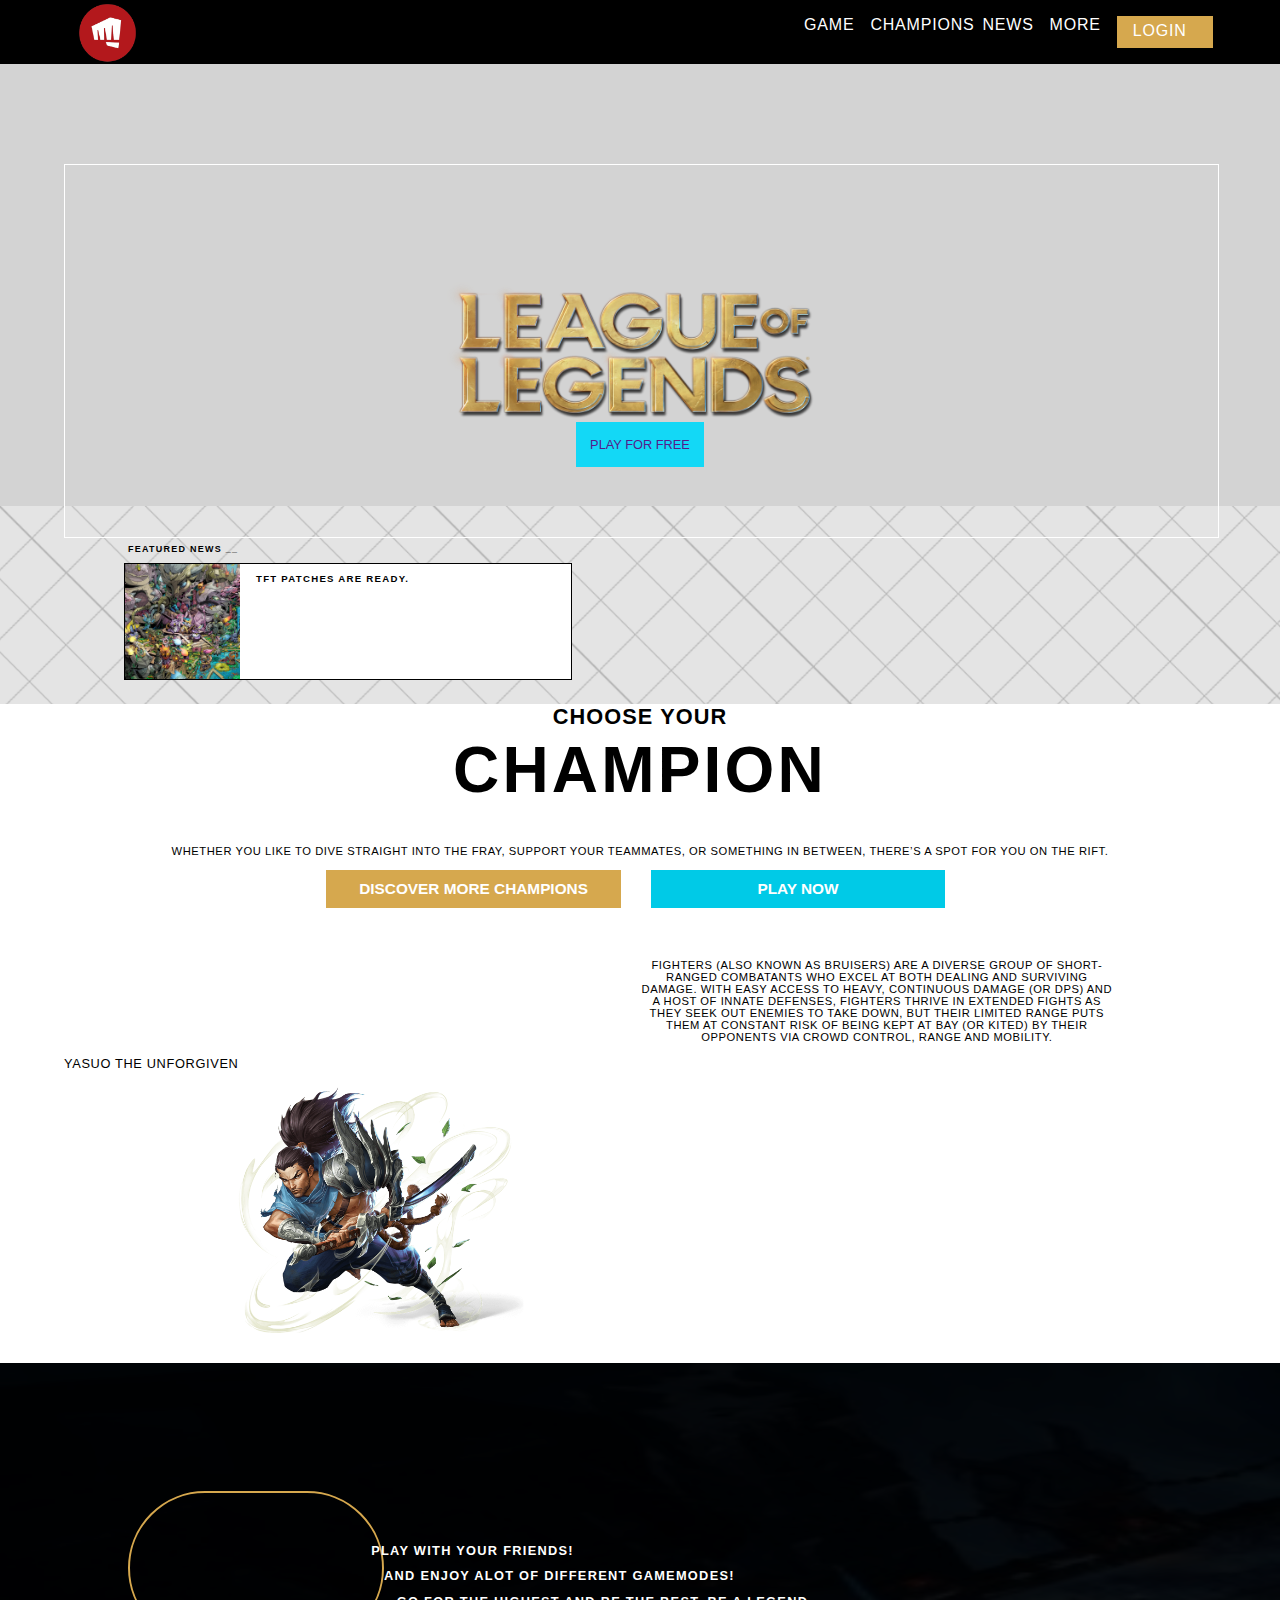
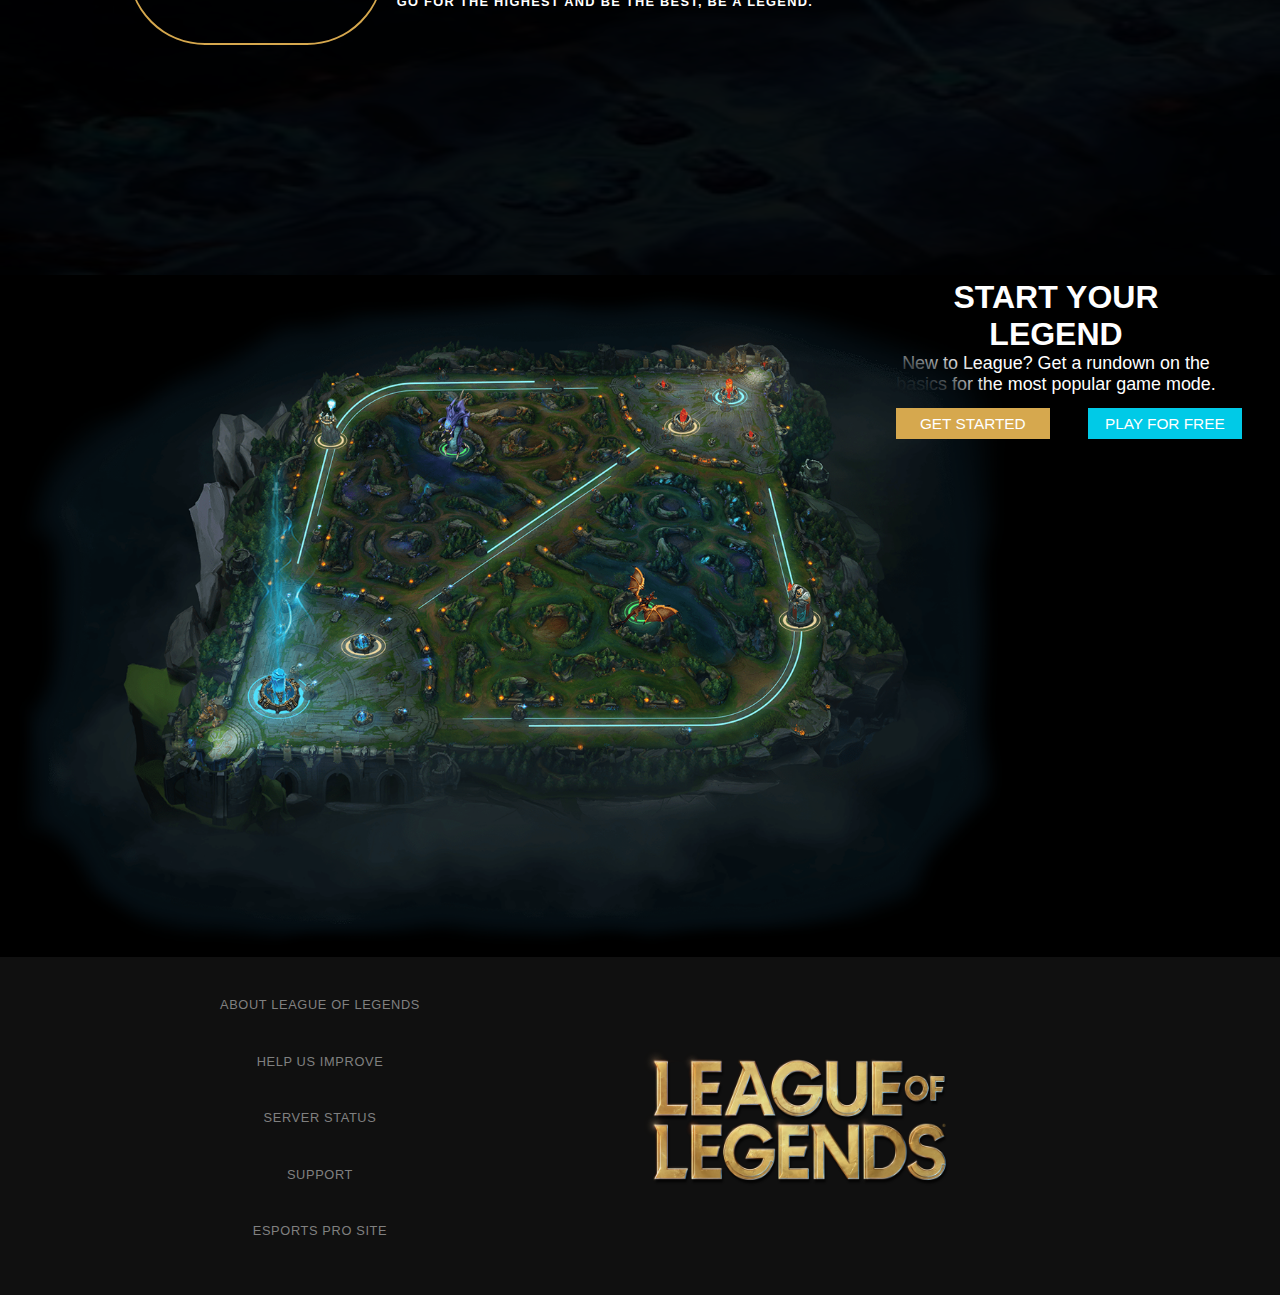
<file: index.html>
<!DOCTYPE html>
<html lang="en">

<head>
    <meta charset="UTF-8">
    <link rel="stylesheet" href="styles/style.css">
    <title>Document</title>
    <meta name="viewport" content="width=device-width, initial-scale=1">
</head>

<body>
    <header>
        <img class="imgheader" src="images/riot-fist-container-white-red.png" alt="">
        <!-- Navbar hidden -->
        <nav>
            <ul class="opmaaknavmenu">
                <li><a href="login.html">Game</a></li>
                <li><a href="#">Champions</a></li>
                <li><a href="#">News</a></li>
                <li><a href="#">More</a></li>
                <li><a href="#">Login</a></li>
            </ul>
        </nav>

        <!-- icon img voor mobiel-->

        <img class="fist" src="images/riot-fist-container-white-black.png" alt=""><a href="index.html"></a>
        <img class="lollogo" src="images/lol-logo-rendered-hi-res.png" alt=""><a href="#"></a>
        <img class="worldicon" src="images/worldicon.png" alt=""><a href="#"> </a>
        <img class="hamburgericon" src="images/hamburgericon.png" alt=""><a href="#"></a>
    </header>

     <!-- main info pagina. -->

    <main>
        <section>
            <img class="lollogo2" src="images/lol-logo-rendered-hi-res.png" alt="">
            <button class="buttonstyling" type="button">play for free</button>
            <video class="video" muted loop autoplay="autoplay">
                <source src="https://lolstatic-a.akamaihd.net/frontpage/apps/prod/harbinger-l10-website/en-us/production/en-us/static/hero-mobile-06c76b9c9b7a5f6acacbfd321c5b0f10.mp4" type="video/mp4">
            </video>
            <article class="videoontop">
                <video class="video2" muted loop autoplay="autoplay">
                    <source src="https://lolstatic-a.akamaihd.net/frontpage/apps/prod/harbinger-l10-website/en-us/production/en-us/static/hero-mobile-06c76b9c9b7a5f6acacbfd321c5b0f10.mp4" type="video/mp4">
                </video>
            </article>
        </section>
        
         <!-- sections voor featured news en patch notes. -->
        
        <section class="sectionwidth">
            <p>Featured news __</p>
            <div class="wrapper">
                <p>Tft patches are ready.</p>
                <article class="canvas1">
                    <img class="tftnotes" src="images/TFT_Patch_10_20_Notes_Banner_v2.jpg" alt="">
                </article>
            </div>
        </section>
        
        <!-- section 2 voor de witte section, bevat verschillende informatie stukken. -->
        
        <section class="sectionwidth1">
            <h1>Choose your</h1>
            <h2>Champion</h2>
            <p>Whether you like to dive straight into the fray, support your teammates, or something in between, there’s a spot for you on the Rift.</p>
            <button class="buttondiscover" type="button">Discover more champions</button>
            <button class="buttonplaynow" type="button">play now</button>
            <p>Fighters (also known as Bruisers) are a diverse group of short-ranged combatants who excel at both dealing and surviving damage. With easy access to heavy, continuous damage (or DPS) and a host of innate defenses, fighters thrive in extended fights as they seek out enemies to take down, but their limited range puts them at constant risk of being kept at bay (or kited) by their opponents via crowd control, range and mobility.</p>
            <p>Yasuo the unforgiven</p>
            <div class="wrapper">
                <article class="yasuo">
                    <img class="yasuo" src="images/fighter-7a08920b696ecdb673edeeae1d3c616e.png" alt="">
                </article>
            </div>
            <video class="video3" muted loop autoplay="autoplay">
                <source src="https://lolstatic-a.akamaihd.net/frontpage/apps/prod/harbinger-l10-website/en-us/production/en-us/static/fighter-372cdf00199df97a281ae28817062317.mp4" type="video/mp4">
            </video>
        </section>
        
        <!-- section 3 voor verschillende breedte en informatie. vanaf de ronde video -->
        
        <section class="sectionwidth2">
            <p>Play with your friends! </p>
            <p>And enjoy alot of different gamemodes! </p>
            <p>Go for the highest and be the best, Be a Legend. </p>
            <video class="videoround" muted loop autoplay="autoplay">
                <source src="https://lolstatic-a.akamaihd.net/frontpage/apps/prod/harbinger-l10-website/en-us/production/en-us/static/hero-mobile-06c76b9c9b7a5f6acacbfd321c5b0f10.mp4" type="video/mp4">
            </video>
            <img class="aram" src="images/howlingabyss.jpg" alt="">

            <div class="mapsection">
                <h4>START YOUR LEGEND</h4>
                <h5>New to League? Get a rundown on the basics for the most popular game mode.</h5>
                <button class="buttondiscover2" type="button">Get started</button>
                <button class="buttonplaynow2" type="button">play for free</button>
                <article>
                    <img class="minimap" src="images/player-guide-map-1440-32575baa2f8d2b2bfd5cfd07e11d1361.png" alt="">
                </article>
            </div>
        </section>
    </main>
    
    <!-- Footer -->
    
    <footer>
        <article class="footer">
            <ul class="opmaakfooter">
                <li class="opmaaktekst"><a href="#">About league of legends</a></li>
                <li class="opmaaktekst"><a href="#">Help us improve</a></li>
                <li class="opmaaktekst"><a href="#">Server Status</a></li>
                <li class="opmaaktekst"><a href="#">Support</a></li>
                <li class="opmaaktekst"><a href="#">Esports pro site</a></li>
            </ul>
        </article>
        <img class="logofooter" src="images/lol-logo-rendered-hi-res.png" alt="lol logo footer">

    </footer>
    <script src="script.js"></script>
</body></html>
</file>
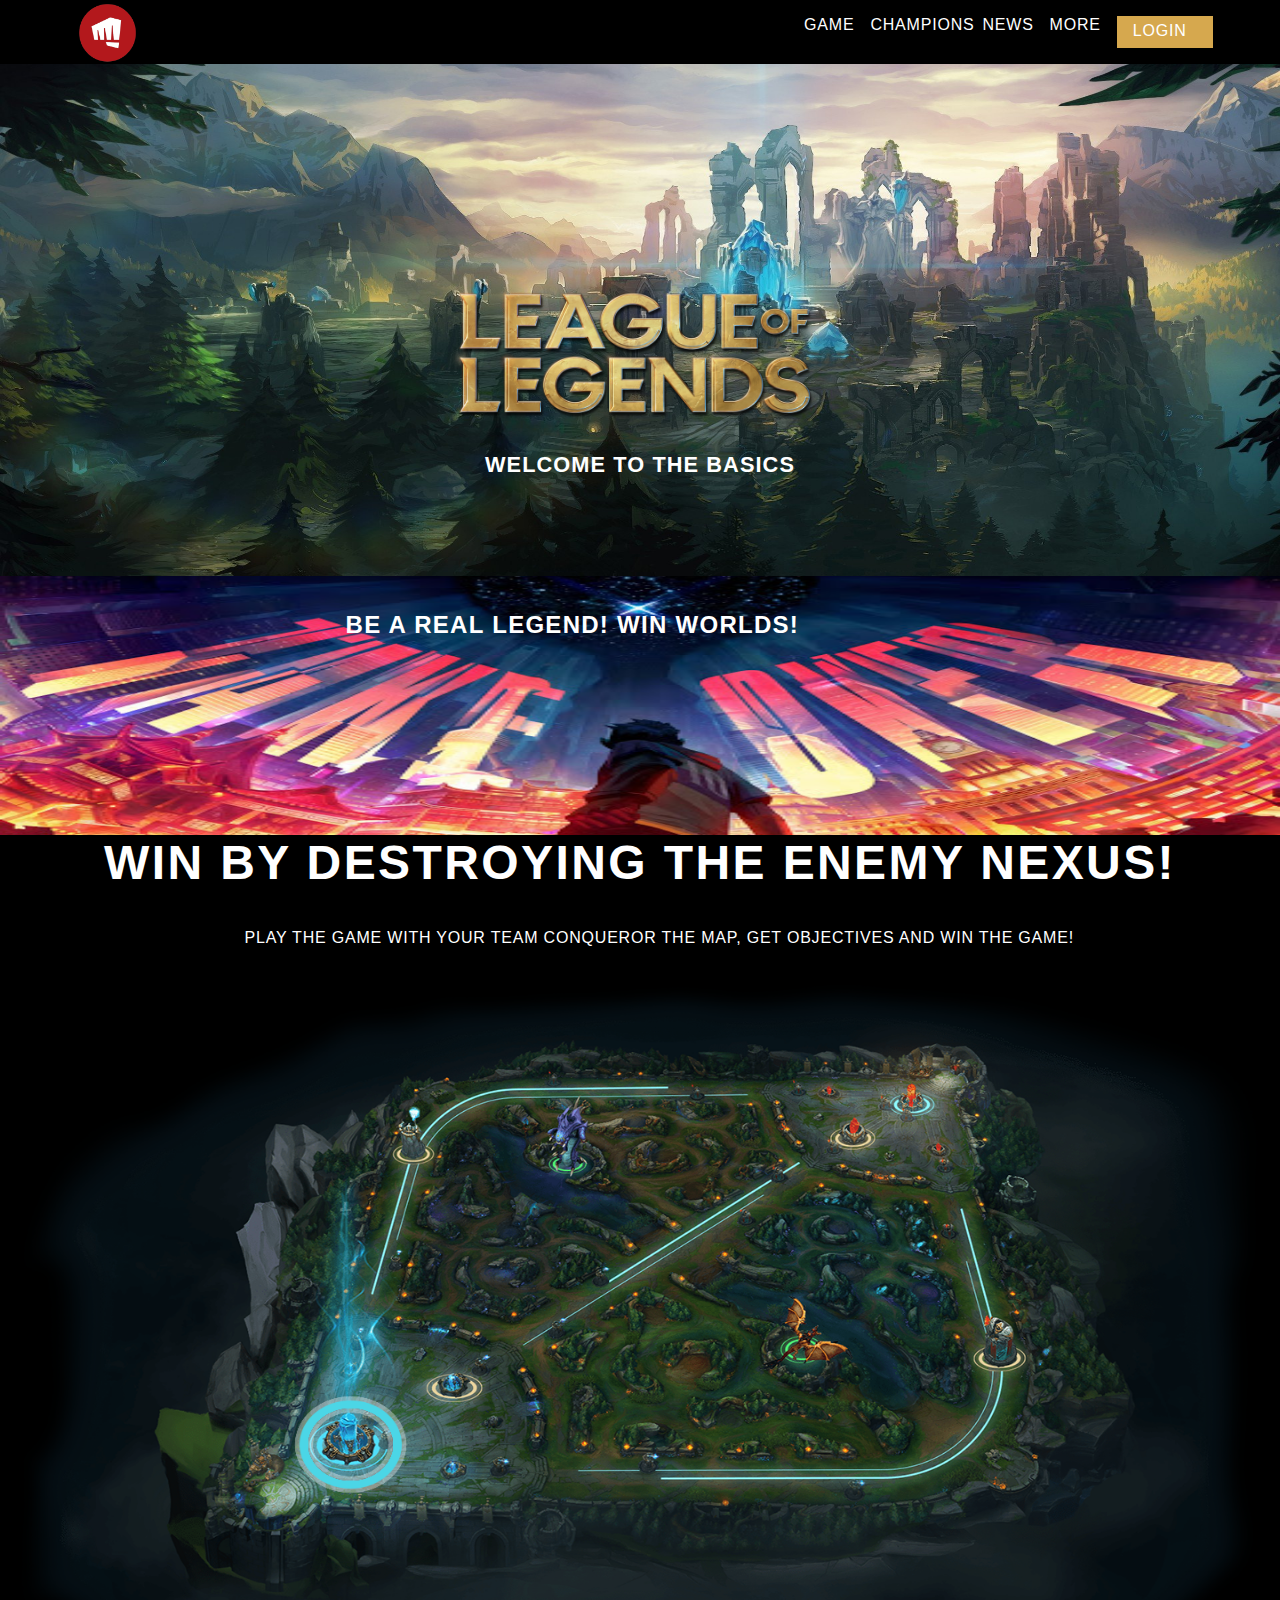
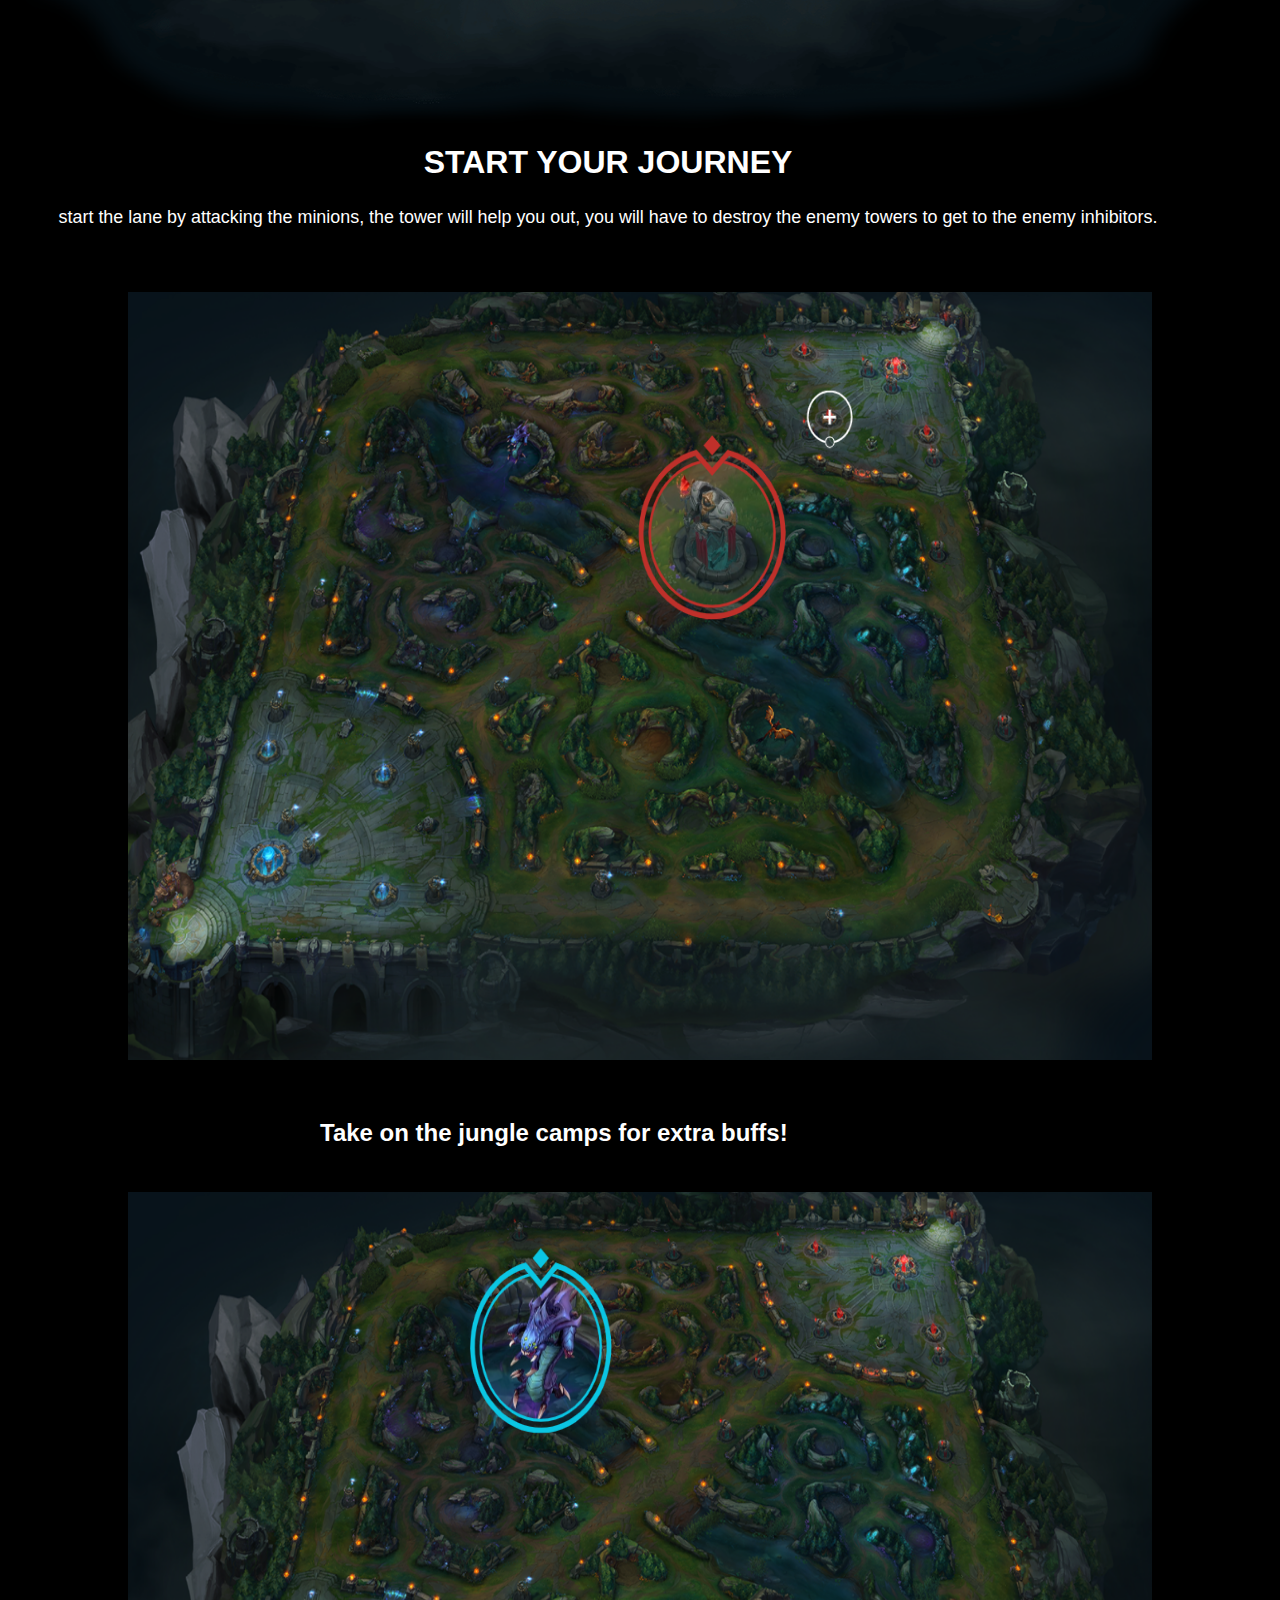
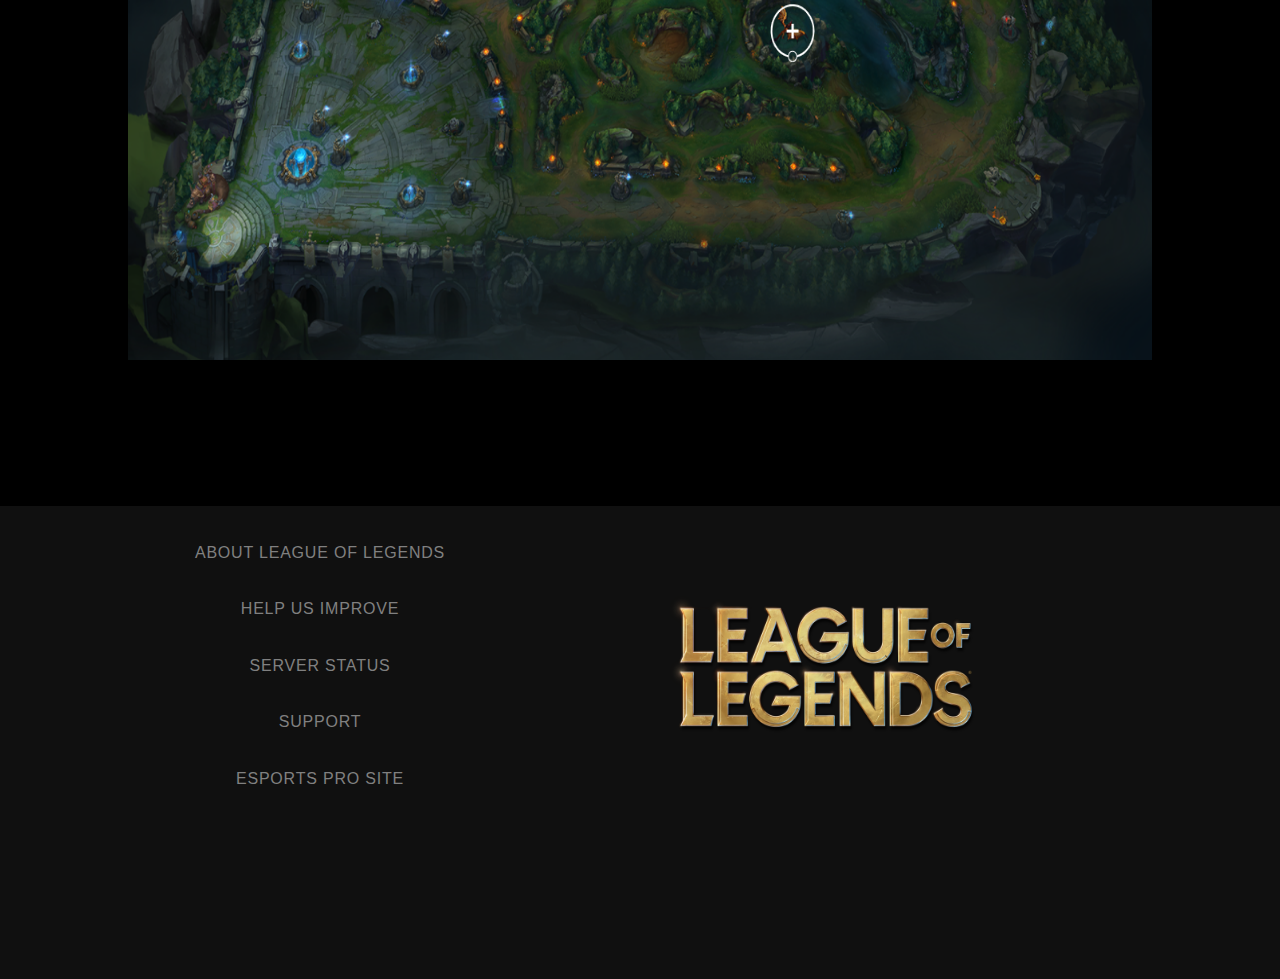
<file: login.html>
<!DOCTYPE html>
<html lang="en">

<head>
    <meta charset="UTF-8">
    <link rel="stylesheet" href="styles/login.css">
    <title>Document</title>
    <meta name="viewport" content="width=device-width, initial-scale=1">
</head>

<body>
    <header>
        <img class="imgheader" src="images/riot-fist-container-white-red.png" alt="">
           <!-- Navbar hidden -->
        <nav>
            <ul class="opmaaknavmenu">
                <li><a href="#">Game</a></li>
                <li><a href="#">Champions</a></li>
                <li><a href="index.html">News</a></li>
                <li><a href="#">More</a></li>
                <li><a href="#">Login</a></li>
            </ul>
        </nav>
        
        <!-- icon img voor mobiel-->
        <img class="fist" src="images/riot-fist-container-white-black.png" alt=""><a href="index.html"></a>
        <img class="lollogo" src="images/lol-logo-rendered-hi-res.png" alt=""><a href="#"></a>
        <img class="worldicon" src="images/worldicon.png" alt=""><a href="#"> </a>
        <img class="hamburgericon" src="images/hamburgericon.png" alt=""><a href="#"></a>
    </header>
    
    <!-- main info pagina. -->
    <main>
       
       <!-- sections voor images en tekst section 1-->
        <section>
            <img class="lollogo2" src="images/lol-logo-rendered-hi-res.png" alt=""><a href="index.html"></a>
            <img class="summonersrift" src="images/summonersrift.jpg" alt="">
            <h1>Welcome to the basics</h1>
            </section>
        <section class="sectionwidth">
            <p>Be a real legend! Win worlds!</p>

        </section>
        
         <!-- sections voor images en tekst section 2-->
        <section class="sectionwidth1">

            <h2>Win by destroying the enemy nexus!</h2>
            <p>PLay the game with your team conqueror the map, get objectives and win the game!</p>
            <div class="wrapper">
                <article class="yasuo">
                    <img class="bluesidemap" src="images/bluesidemap.png" alt="">
                </article>
            </div>
        </section>
        
        <!-- sections voor images en tekst section 3-->
        <section class="sectionwidth2">
            <div class="mapsection">
                <h4>START YOUR JOURNEY</h4>
                <h5>start the lane by attacking the minions, the tower will help you out, you will have to destroy the enemy towers to get to the enemy inhibitors.</h5>
                <article>
                    <img class="minimap" src="images/redtowergroot.PNG" alt="redtowerpng">
                </article>
                <article>
                <img class="jungle" src="images/jungle%20groot.PNG" alt="jungle">
                </article>
                <h6>Take on the jungle camps for extra buffs!</h6>
            </div>
        </section>
    </main>
    
    <!-- Footer -->
    <footer>
        <article class="footer">
            <ul class="opmaakfooter">
                <li class="opmaaktekst"><a href="#">About league of legends</a></li>
                <li class="opmaaktekst"><a href="#">Help us improve</a></li>
                <li class="opmaaktekst"><a href="#">Server Status</a></li>
                <li class="opmaaktekst"><a href="#">Support</a></li>
                <li class="opmaaktekst"><a href="#">Esports pro site</a></li>
            </ul>
        </article>
        <img class="logofooter" src="images/lol-logo-rendered-hi-res.png" alt="lol logo footer">

    </footer>
    <script src="script.js"></script>
</body></html>
</file>
<file: styles/style.css>
/* CSS Document */
*,
*::after,
*::before {
    box-sizing: border-box;
}

body {
    margin: 0;
    background-color: rgb(214, 214, 214);
    font-family: 'roboto', sans-serif;
}

body {
    background-color: lightgray;
}

/*media mobiel*/

@media only screen and (max-width: 600px) {

    /*vanaf hier begint de header voor mobiele site.************************************/

    header {
        height: 20vw;
        width: 100vw;
        background-color: white;
        display: flex;
        justify-content: space-between;
        align-items: center;
        padding: 5vw;
        position: fixed;
        z-index: 10;

    }

    .fist {
        width: auto;
        height: 10vw;
    }

    .lollogo {
        width: auto;
        height: 15vw;
    }

    .worldicon {
        width: auto;
        float: right;
        max-height: 10vw;
    }

    .hamburgericon {
        width: auto;
        height: 10vw;
        float: right;

    }

}

@media only screen and (max-width: 600px) {

    body {
        overflow-x: hidden;
    }

    .opmaaknavmenu {
        position: absolute;
        right: 0px;
        height: 55vw;
        background-color: white;
        margin: 10vw 0vw 1vw 1vw;
        padding: 0vw 8vw 0vw 10vw;
        width: 30vw;
        display: flex;
        flex-direction: column;
        align-items: center;
        list-style-type: none;
        text-decoration: none;
        transform: translateX(100%);
        transition: transform 0.5s ease-in;


    }

    .opmaaknavmenu a {
        text-decoration: none;
        color: black;

    }

    nav ul li {
        margin: 0vw 0vw 4vw 0vw;
    }
}

.opmaaknavmenu li {
    opacity: 100;
}

.nav-active {
    transform: translateX(0%)
}




/*begint inhoud mobiele site, terug linken naar html dan weet je waar de classes voor staan.*/




@media only screen and (max-width: 600px) {
    .video {
        width: 100vw;
        height: 160vw;
        z-index: -5;
        object-fit: cover;
    }

    .lollogo2 {
        width: 70vw;
        height: 40vw;
        position: absolute;
        float: none;
        margin: 60vw 15vw 0vw 15vw;
    }

    .buttonstyling {
        width: 45vw;
        height: 15vw;
        position: absolute;
        float: none;
        margin: 100vw 27.5vw 0vw 27.5vw;
        font-size: 4vw;
        background-color: #13d8f6;
        color: #551b8b;
        text-transform: uppercase;
    }

    /* de eerste sectie wordt hier aangegeven dit gaat over de ruitjes en over de inhoud*/

    .sectionwidth {
        background: url(ruitjessssss.png);
        width: 100vw;
        height: 50vw;
        margin-top: -4vw;
        background-size: cover;
        background-repeat: no-repeat;
        position: relative;
    }

    .wrapper {
        display: grid;
        grid-template-columns: 1fr 1fr 1fr;
        grid-gap: 1vw;
    }

    .wrapper p:nth-of-type(1) {
        margin: 0vw 0vw 0vw 40vw
    }

    /*deze p bepaald veel over alle p'tjes rekening mee houden! ***************************/
    p {
        padding: 0vw 0vw 0vw 10vw;
        font-size: 3vw;
        text-transform: uppercase;
        font-weight: 600;
        letter-spacing: 0.3vw;
        position: relative;
    }

    .canvas1 {
        width: 80vw;
        background-color: white;
        margin: 0vw 0vw 0vw -57vw;
        display: block;
        height: 35.5vw;
        border-style: solid;
        border-width: 1px;
    }

    .tftnotes {
        width: 35vw;
        height: 35vw;
        left: -2px;
        top: -2px;
        margin-top: 0%;
        padding: 0vw 0vw 0vw 0vw;
        margin: 0vw 0vw 0vw 0vw
    }

    /*CHOOSE YOUR CHAMPION ************************************************************/

    .sectionwidth1 {
        background-color: white;
        width: 100vw;
    }

    .sectionwidth1 p {
        margin: 0vw 10vw 0vw 0vw;
        font-size: 0.7em;
        font-weight: 50;
        letter-spacing: 0.05em;
        text-align: center;
    }

    h1 {
        margin: 0vw 0vw 0.2vw 0vw;
        text-transform: uppercase;
        font-size: 4vw;
        font-weight: 600;
        letter-spacing: 0.05em;
        width: 100%;
        text-align: center;
    }

    h2 {
        margin: 0vw 0vw 4vw 0vw;
        text-transform: uppercase;
        font-size: 10vw;
        font-weight: 600;
        letter-spacing: 0.05em;
        width: 100%;
        text-align: center;

    }

    h3 {
        margin: 5vw 15vw 11vw 15vw;
        font-size: 1.4vw;
        font-weight: 50;
        letter-spacing: 0.05em;
        text-align: center;
    }

    .buttondiscover {
        width: 70vw;
        height: 2em;
        position: absolute;
        float: none;
        margin: 0% 15vw 0%;
        font-size: 4vw;
        background-color: #d6a84e;
        color: white;
        text-transform: uppercase;
        font-weight: 600;
    }

    .buttonplaynow {
        width: 70vw;
        height: 2em;
        position: absolute;
        float: none;
        margin: 10vw 15vw 0%;
        font-size: 4vw;
        background-color: #00cae7;
        color: white;
        text-transform: uppercase;
        font-weight: 600;
    }

    .yasuo {
        width: 70vw;
        height: 70vw;
        margin: 10vw 10vw 10vw 10vw;
        display: table;
        clear: both;
    }

    /*Vanaf de zwarte sectie. Hier kan je alles bewerken voor de zwarte sectie*************/

    .sectionwidth2 {
        background-color: black;
        width: 100vw;
        height: 270vw;
        margin: -4vw 0vw 0vw 0vw
    }

    .videoround {
        width: 80vw;
        border-radius: 50vw;
        overflow: hidden;
        margin: 0vw 10vw 10vw 10vw;
    }

    h4 {
        position: relative;
        color: white;
        margin: 5vw 5vw 5vw 5vw;
        font-size: 5vw;
        text-align: center;
    }

    h5 {
        position: relative;
        color: white;
        margin: 5vw 5vw 11vw 5vw;
        font-size: 3vw;
        text-align: center;
        font-weight: 200;
    }

    .buttondiscover2 {
        width: 40vw;
        height: 15vw;
        position: absolute;
        float: none;
        margin: 0% 30vw 0%;
        font-size: 5vw;
        background-color: #d6a84e;
        color: white;
        text-transform: uppercase;
        font-weight: 600;
        letter-spacing: 0.2vw;
    }

    .buttonplaynow2 {
        width: 40vw;
        height: 15vw;
        position: absolute;
        float: none;
        margin: 20vw 30vw 0%;
        font-size: 5vw;
        background-color: #00cae7;
        color: white;
        text-transform: uppercase;
        font-weight: 550;
        letter-spacing: 0.2vw;
    }

    .minimap {
        margin: 40vw 0vw 0vw 0vw;
        position: absolute;
        width: 100vw;

    }

    /*FOOTER ******************************************************************************/

    footer {
        background-color: #101010;
        width: 100vw;
        text-align: center;
    }

    .footer {
        margin: -1vw 0vw 0vw 0vw;
        width: 100vw;
        text-align: center;
    }

    .opmaakfooter {
        list-style-type: none;
        text-align: center;
        text-decoration: none;
        margin: 0vw 0vw 0vw 0vw;
    }

    .opmaaktekst {
        margin: 0vw 9vw 3vw 0vw;
        text-align: center;
    }

    footer a {
        color: grey;
        text-decoration: none;
        font-size: 1em;
        font-weight: 500;
        text-transform: uppercase;
        letter-spacing: 0.05em;
    }

    .logofooter {
        width: 50vw;
        margin: 0vw 23vw 0vw 27vw;
    }


    /*hier wordt er bepaald dit sommige displays op none staan */


    .video2 {
        display: none;
    }


    .video3 {
        display: none;
    }

    .sectionwidth1 p:nth-of-type(2) {
        display: none;
    }

    .sectionwidth1 p:nth-of-type(3) {
        display: none;
    }

    .imgheader {
        display: none;
    }

    .aram {
        display: none;
    }
}

/* media beeldscherm computer *************************************************************/

@media only screen and (min-width: 600px) {

    /*vanaf hier begint de header voor normale site.************************************/

    nav {
        text-align: center;
        display: flex;
        justify-content: flex-end;
        padding: 0vw 4vw 0vw 3vw;
        height: 4em;
        width: 100vw;
        background-color: black;
    }

    .imgheader {
        position: absolute;
        width: 7em;
        height: 4em;
        margin: 0vw 0vw 0vw 4vw;

    }

    header nav ul {
        display: flex;
        flex-wrap: nowrap;
        text-align: center;
        max-width: 90vw;
    }

    header nav li {
        flex-grow: 1;
        max-width: 6em;
        margin: 0em 1em 0em 0em;
        display: flex;
        text-align: center;
        justify-content: flex-start;

    }

    header a {
        color: white;
        text-decoration: none;
        font-size: 1em;
        font-weight: 500;
        text-transform: uppercase;
        letter-spacing: 0.05em;

    }

    .opmaaknavmenu {
        color: white;
        list-style-type: none;
        text-align: center;
        text-decoration: none;
    }

    header li:nth-of-type(5) {
        background-color: #d6a84e;
        width: 7em;
        height: 2em;
        padding: 0.4em 1em 0em 1em;
    }

    /* hier begint de inhoud van de website te beginnen bij de video bovenaan***********/


    .video {
        width: 100vw;
        height: 37.5vw;
        z-index: -5;
        object-fit: cover;
        position: relative
    }

    .videoontop {
        width: 90.22vw;
        height: 29.22vw;
        object-fit: cover;
        position: absolute;
        margin: -30vw 5vw 0vw 5vw;
        border-style: solid;
        border-color: white;
        border-width: 0.1em;

    }

    .video2 {
        width: 100vw;
        height: 29vw;
        margin: 0vw 0vw 0vw 0vw;
        object-fit: cover;
        position: absolute;
        z-index: -4;
    }

    .lollogo2 {
        width: 30vw;
        height: 15vw;
        position: absolute;
        float: none;
        margin: 15vw 34.6vw 0vw 34.6vw;
    }


    .buttonstyling {
        width: 10vw;
        height: 3.5vw;
        position: absolute;
        float: none;
        margin: 28vw 45vw 0vw 45vw;
        font-size: 1vw;
        background-color: #13d8f6;
        color: #551b8b;
        text-transform: uppercase;
        border-style: none;
    }



    /* hier begint de 1ste sectie over de section width van de ruitjes en over de inhoud*/

    .sectionwidth {
        background: url(ruitjessssss.png);
        width: 100vw;
        height: 15.5vw;
        margin-top: -4vw;
        background-size: cover;
        background-repeat: no-repeat;
        position: relative;
        z-index: -5;
    }

    .wrapper {
        display: grid;
        grid-template-columns: 1fr 1fr 1fr;
        grid-gap: 1vw;
    }

    .wrapper p:nth-of-type(1) {
        padding: 0vw 0vw 0vw 20vw;
        font-size: 0.6em
    }

    p {
        padding: 3vw 0vw 0vw 10vw;
        font-size: 0.7vw;
        text-transform: uppercase;
        font-weight: 600;
        letter-spacing: 0.1vw;
    }

    .canvas1 {
        height: 9.14vw;
        width: 35vw;
        background-color: white;
        margin: 0vw 0vw 0vw -24vw;
        display: block;
        border-style: solid;
        border-width: 1px;
        z-index: -3;
    }

    .tftnotes {
        width: 9vw;
        height: 9vw;
        left: -2px;
        top: -2px;
        margin-top: 0%;
        padding: 0vw 0vw 0vw 0vw;
    }

    /*CHOOSE YOUR CHAMPION, is de 2de section en allen inhoud. */
    .sectionwidth1 {
        background-color: white;
        width: 100vw;
        z-index: -5;
    }

    h1 {
        margin: 0vw 0vw 0.2vw 0vw;
        text-transform: uppercase;
        font-size: 1.7vw;
        font-weight: 600;
        letter-spacing: 0.05em;
        width: 100%;
        text-align: center;

    }

    h2 {
        margin: 0vw 0vw 0vw 0vw;
        text-transform: uppercase;
        font-size: 5vw;
        font-weight: 600;
        letter-spacing: 0.05em;
        width: 100%;
        text-align: center;

    }

    .sectionwidth1 p {
        margin: 0vw 10vw 0vw 0vw;
        font-size: 0.7em;
        font-weight: 50;
        letter-spacing: 0.05em;
        text-align: center;
    }

    .sectionwidth1 p:nth-of-type(2) {
        margin: 0vw 13vw 0vw 40vw;
        font-size: 0.7em;
        font-weight: 50;
        letter-spacing: 0.05em;
        text-align: center;
    }

    .sectionwidth1 p:nth-of-type(3) {
        margin: -2vw 1vw 0vw -5vw;
        font-size: 0.8em;
        font-weight: 500;
        letter-spacing: ;
        position: absolute;
    }

    .buttondiscover {
        width: 23vw;
        height: 3vw;
        position: absolute;
        float: none;
        margin: 1vw 1vw 1vw 25.5vw;
        font-size: 1.2vw;
        background-color: #d6a84e;
        color: white;
        text-transform: uppercase;
        font-weight: 600;
        position: relative;
        border-style: none;
    }

    .buttonplaynow {
        width: 23vw;
        height: 3vw;
        position: absolute;
        float: none;
        margin: 1vw 2.5vw 1vw 1vw;
        font-size: 1.2vw;
        background-color: #00cae7;
        color: white;
        text-transform: uppercase;
        font-weight: 600;
        position: relative;
        border-style: none;
    }

    .yasuo {
        width: 25vw;
        height: 25vw;
        margin: 0vw 10vw 0vw 8vw;
        display: table;
        clear: both;

    }

    .video3 {
        position: absolute;
        margin: -32vw 1vw 1vw 50vw;
        width: 40vw;
        height: 40vw;


    }

    /*LoadOut, is de 3de sectie, en begint bij de zwarte sectie.*/

    .sectionwidth2 {
        background-color: black;
        width: 100vw;
        height: 95vw;
        margin-bottom: 0vw;
    }

    .videoround {
        width: 20vw;
        border-radius: 50vw;
        border-color: #d6a84e;
        border-width: 0.2vw;
        border-style: solid;
        overflow: hidden;
        margin: 10vw 0vw 0vw 10vw;
        z-index: 2;
        position: absolute;
    }

    /* de tekst naast de ronde video */

    .sectionwidth2 p:nth-of-type(1) {
        z-index: 4;
        color: white;
        position: absolute;
        margin: 11vw 3vw 3vw 19vw;
        font-size: 0.8em;


    }

    .sectionwidth2 p:nth-of-type(2) {
        z-index: 4;
        color: white;
        position: absolute;
        margin: 13vw 3vw 3vw 20vw;
        font-size: 0.8em;


    }

    .sectionwidth2 p:nth-of-type(3) {
        z-index: 4;
        color: white;
        position: absolute;
        margin: 15vw 3vw 3vw 21vw;
        font-size: 0.8em;


    }

    h4 {
        position: relative;
        color: white;
        margin: 0vw 5vw 0vw 70vw;
        font-size: 2.5vw;
        text-align: center;

    }

    h5 {
        position: relative;
        color: white;
        margin: 0vw 5vw 11vw 70vw;
        font-size: 1.4vw;
        text-align: center;
        font-weight: 200;
        z-index: 3;

    }

    .buttondiscover2 {
        width: 10em;
        height: 2em;
        position: absolute;
        float: none;
        margin: -10vw 30vw 0vw 70vw;
        font-size: 1.2vw;
        background-color: #d6a84e;
        color: white;
        text-transform: uppercase;
        z-index: 4;
        border-style: none;
    }

    .buttonplaynow2 {
        width: 10em;
        height: 2em;
        position: absolute;
        float: none;
        margin: -10vw 30vw 0vw 85vw;
        font-size: 1.2vw;
        background-color: #00cae7;
        color: white;
        text-transform: uppercase;
        z-index: 4;
        border-style: none;
    }

    .minimap {
        margin: -20vw 0vw 0vw 0vw;
        position: absolute;
        width: 80vw;
        z-index: 3
    }

    /* background zwarte sectie*/

    .aram {
        width: 100vw;
        height: 40vw;
        margin: 0vw 0vw 0vw 0vw;
        position: relative;
        z-index: 1;
        opacity: 8%;
    }


    /*FOOTER */
    footer {
        background-color: #101010;
        width: 100vw;
    }


    .footer {
        margin: -3vw 70vw 0vw 0vw;
        width: 50vw;
        text-align: center;
    }

    .opmaakfooter {
        list-style-type: none;
        text-align: center;
        text-decoration: none;
        padding: 3vw 0vw 0vw 0vw;


    }

    .opmaaktekst {
        margin: 0vw 0vw 3vw 0vw;

    }

    footer a {
        color: grey;
        text-decoration: none;
        font-size: 1vw;
        font-weight: 500;
        text-transform: uppercase;
        letter-spacing: 0.05em;
    }

    .logofooter {
        width: 25vw;
        margin: -20vw 23vw 6vw 50vw;
        height: 15vw;

    }


    /* hier staan de displays die op none staan ******************************************/



    .fist {
        display: none;
    }

    .lollogo {
        display: none;
    }

    .worldicon {
        display: none;
    }

    .hamburgericon {
        display: none;
    }

}
</file>
<file: styles/login.css>
/* CSS Document */
*,
*::after,
*::before {
    box-sizing: border-box;
}

body {
    margin: 0;
    background-color: rgb(214, 214, 214);
    font-family: 'roboto', sans-serif;
}

body {
    background-color: lightgray;
}

/*media mobiel*/

@media only screen and (max-width: 600px) {

    /*vanaf hier begint de header voor mobiele site.************************************/

    header {
        height: 20vw;
        width: 100vw;
        background-color: white;
        display: flex;
        justify-content: space-between;
        align-items: center;
        padding: 5vw;
        position: fixed;
        z-index: 10;

    }

    .fist {
        width: auto;
        height: 10vw;
    }

    .lollogo {
        width: auto;
        height: 15vw;
    }

    .worldicon {
        width: auto;
        float: right;
        max-height: 10vw;
    }

    .hamburgericon {
        width: auto;
        height: 10vw;
        float: right;

    }

}

@media only screen and (max-width: 600px) {

    body {
        overflow-x: hidden;
    }

    .opmaaknavmenu {
        position: absolute;
        right: 0px;
        height: 55vw;
        background-color: white;
        margin: 10vw 0vw 1vw 1vw;
        padding: 0vw 8vw 0vw 10vw;
        width: 30vw;
        display: flex;
        flex-direction: column;
        align-items: center;
        list-style-type: none;
        text-decoration: none;
        transform: translateX(100%);
        transition: transform 0.5s ease-in;


    }

    .opmaaknavmenu a {
        text-decoration: none;
        color: black;

    }

    nav ul li {
        margin: 0vw 0vw 4vw 0vw;
    }
}

.opmaaknavmenu li {
    opacity: 100;
}

.nav-active {
    transform: translateX(0%)
}


/*vanaf hier begint de main voor mobiele site.************************************/

@media only screen and (max-width: 600px) {
    .video {
        width: 100vw;
        height: 160vw;
        z-index: -5;
        object-fit: cover;
    }

    .summonersrift {
        height: 120vw;
        width: 100vw;
    }

    .lollogo2 {
        width: 70vw;
        height: 40vw;
        position: absolute;
        float: none;
        margin: 35vw 15vw 0vw 15vw;
    }

    /* de eerste sectie wordt hier aangegeven dit gaat over de afbeelding takeover en over de inhoud*/

    .sectionwidth {
        background: url(worlds2019.jpg);
        width: 100vw;
        height: 50vw;
        margin-top: -5vw;
        background-size: cover;
        background-repeat: no-repeat;
        position: relative;
    }

    h1 {
        margin: -50vw 0vw 0.2vw 0vw;
        text-transform: uppercase;
        font-size: 4vw;
        font-weight: 600;
        letter-spacing: 0.05em;
        width: 100%;
        text-align: center;
        position: absolute;
        z-index: 5;
        color: white;
    }

    .wrapper {
        display: grid;
        grid-template-columns: 1fr 1fr 1fr;
        grid-gap: 1vw;
    }

    p {
        padding: 4vw 0vw 0vw 10vw;
        font-size: 3vw;
        text-transform: uppercase;
        font-weight: 600;
        letter-spacing: 0.3vw;
        color: white;
        margin: 0vw 0vw 0vw 14vw;
    }

    /* de tweede sectie wordt hier aangegeven dit gaat over de zwarte acthergrond en over de tekst*/
    .sectionwidth1 {
        background-color: black;
        width: 100vw;
    }

    .sectionwidth1 p {
        margin: 0vw 10vw 0vw 0vw;
        font-size: 0.7em;
        font-weight: 50;
        letter-spacing: 0.05em;
        text-align: center;
    }

    h2 {
        margin: 0vw 0vw 0vw 0vw;
        text-transform: uppercase;
        font-size: 6vw;
        font-weight: 600;
        letter-spacing: 0.05em;
        width: 100%;
        text-align: center;
        color: white;

    }

    .bluesidemap {
        width: 70vw;
        height: 70vw;
        margin: 10vw 15vw 10vw 15vw;
        display: table;
        clear: both;

    }

    /*Start your Journey! Sectie 3 foto's en inhoud*/

    .sectionwidth2 {
        background-color: black;
        width: 100vw;
        height: 200vw;
        margin: -4vw 0vw 0vw 0vw;
        z-index: -4;
    }

    h4 {
        position: relative;
        color: white;
        margin: 0vw 5vw 5vw 5vw;
        font-size: 5vw;
        text-align: center;

    }

    h5 {
        position: relative;
        color: white;
        margin: 5vw 5vw 11vw 5vw;
        font-size: 3vw;
        text-align: center;
        font-weight: 200;

    }

    .minimap {
        margin: 0vw 0vw 0vw 0vw;
        position: absolute;
        width: 100vw;

    }

    .jungle {
        width: 100vw;
        position: absolute;
        margin: 80vw 0vw 0vw 0vw;
    }

    h6 {
        margin: 80vw 0vw 0vw 0vw;
        color: white;
        font-size: 3vw;
        text-align: center;
        font-weight: 200;
        z-index: 4;
    }


    /*FOOTER */
    footer {
        background-color: #101010;
        width: 100vw;
        text-align: center;
    }


    .footer {
        margin: -1vw 0vw 0vw 0vw;
        width: 100vw;
        text-align: center;
    }

    .opmaakfooter {
        list-style-type: none;
        text-align: center;
        text-decoration: none;
        margin: 0vw 0vw 0vw 0vw;


    }

    .opmaaktekst {
        margin: 0vw 9vw 3vw 0vw;
        text-align: center;

    }

    footer a {
        color: grey;
        text-decoration: none;
        font-size: 1em;
        font-weight: 500;
        text-transform: uppercase;
        letter-spacing: 0.05em;
    }

    .logofooter {
        width: 50vw;
        margin: 0vw 23vw 0vw 27vw;
    }

    .sectionwidth1 p:nth-of-type(1) {
        color: white;
        margin: 2vw 7vw 2vw 0vw;
    }


    /*de displays die op none staan */
    .imgheader {
        display: none;
    }
}

/*Voor het normale beeldscherm*/

@media only screen and (min-width: 600px) {

    /*vanaf hier begint de header voor normale site.************************************/

    nav {
        text-align: center;
        display: flex;
        justify-content: flex-end;
        padding: 0vw 4vw 0vw 3vw;
        height: 4em;
        width: 100vw;
        background-color: black;
    }

    .imgheader {
        position: absolute;
        width: 7em;
        height: 4em;
        margin: 0vw 0vw 0vw 4vw;
    }

    header nav ul {
        display: flex;
        flex-wrap: nowrap;
        text-align: center;
        max-width: 90vw;
    }

    header nav li {
        flex-grow: 1;
        max-width: 6em;
        margin: 0em 1em 0em 0em;
        display: flex;
        text-align: center;
        justify-content: flex-start;
    }

    header a {
        color: white;
        text-decoration: none;
        font-size: 1em;
        font-weight: 500;
        text-transform: uppercase;
        letter-spacing: 0.05em;

    }

    .opmaaknavmenu {
        color: white;
        list-style-type: none;
        text-align: center;
        text-decoration: none;
    }

    header li:nth-of-type(5) {
        background-color: #d6a84e;
        width: 7em;
        height: 2em;
        padding: 0.4em 1em 0em 1em;
    }

    /* background voorkant en groot logo */
    .summonersrift {
        height: 40vw;
        width: 100vw;
    }

    .lollogo2 {
        width: 30vw;
        height: 15vw;
        position: absolute;
        float: none;
        margin: 15vw 34.6vw 0vw 34.6vw;
    }

    /* hier begint de 1ste sectie over de section width van de ruitjes en over de inhoud*/
    .sectionwidth {
        background: url(worlds2019.jpg);
        width: 100vw;
        height: 20.5vw;
        margin-top: 7.4vw;
        background-size: contain;
        background-repeat: no-repeat;
        position: relative;
        z-index: -5;
        background-size: 100vw 21vw
    }

    .sectionwidth p:nth-of-type(1) {
        color: white;
        margin: 2vw 17vw 2vw 17vw;
        font-size: 1.5em
    }

    .wrapper {
        display: grid;
        grid-template-columns: 1fr 1fr 1fr;
        grid-gap: 1vw;
    }

    p {
        padding: 3vw 0vw 0vw 10vw;
        font-size: 0.7vw;
        text-transform: uppercase;
        font-weight: 600;
        letter-spacing: 0.1vw;
    }


    /* hier begint de 2de sectie over de zwarte achterkant en afbeeldingen en bovenste tekst*/

    .sectionwidth1 {
        background-color: black;
        width: 100vw;
        z-index: -5;
    }

    h1 {
        margin: -10vw 0vw 0.2vw 0vw;
        text-transform: uppercase;
        font-size: 1.7vw;
        font-weight: 600;
        letter-spacing: 0.05em;
        width: 100%;
        text-align: center;
        color: white;

    }

    h2 {
        margin: 0vw 0vw 0vw 0vw;
        text-transform: uppercase;
        font-size: 3em;
        font-weight: 600;
        letter-spacing: 0.05em;
        width: 100%;
        text-align: center;
        color: white;

    }

    .sectionwidth1 p:nth-of-type(1) {
        color: white;
        margin: 0vw 7vw 2vw 0vw;
        font-size: 1em
    }

    .sectionwidth1 p {
        margin: 0vw 10vw 0vw 0vw;
        font-size: 0.7em;
        font-weight: 50;
        letter-spacing: 0.05em;
        text-align: center;
    }

    .bluesidemap {
        width: 100vw;
        height: 60vw;
    }

    .minimap {
        width: 80vw;
        height: 60vw;
        margin: 0vw 10vw 0vw 10vw;
        position: relative;
    }

    .jungle {
        width: 80vw;
        height: 60vw;
        margin: 10vw 10vw 0vw 10vw;
    }

    /* hier begint de 3de sectie over de zwarte achterkant en afbeeldingen en bovenste tekst*/

    .sectionwidth2 {
        background-color: black;
        width: 100vw;
        height: 155vw;
        margin-bottom: 0vw;
    }

    h4 {
        position: relative;
        color: white;
        margin: 0vw 5vw 2vw 0vw;
        font-size: 2.5vw;
        text-align: center;
    }

    h5 {
        position: relative;
        color: white;
        margin: 0vw 5vw 5vw 0vw;
        font-size: 1.4vw;
        text-align: center;
        font-weight: 200;
        z-index: 3;
    }

    h6 {
        position: relative;
        color: white;
        margin: -66vw 0vw 0vw 25vw;
        font-size: 1.5em;
    }

    /*FOOTER */
    footer {
        background-color: #101010;
        width: 100vw;
        height: 37vw;
    }

    .footer {
        margin: -3vw 70vw 0vw 0vw;
        width: 50vw;
        text-align: center;
    }

    .opmaakfooter {
        list-style-type: none;
        text-align: center;
        text-decoration: none;
        padding: 3vw 0vw 0vw 0vw;
    }

    .opmaaktekst {
        margin: 0vw 0vw 3vw 0vw;

    }

    footer a {
        color: grey;
        text-decoration: none;
        font-size: 01em;
        font-weight: 500;
        text-transform: uppercase;
        letter-spacing: 0.05em;
    }

    .logofooter {
        width: 25vw;
        margin: -20vw 23vw 0vw 50vw;
        height: 15vw;
        float: right;
    }

    /* display none */

    .fist {
        display: none;
    }

    .lollogo {
        display: none;
    }

    .worldicon {
        display: none;
    }

    .hamburgericon {
        display: none;

    }

}
</file>
